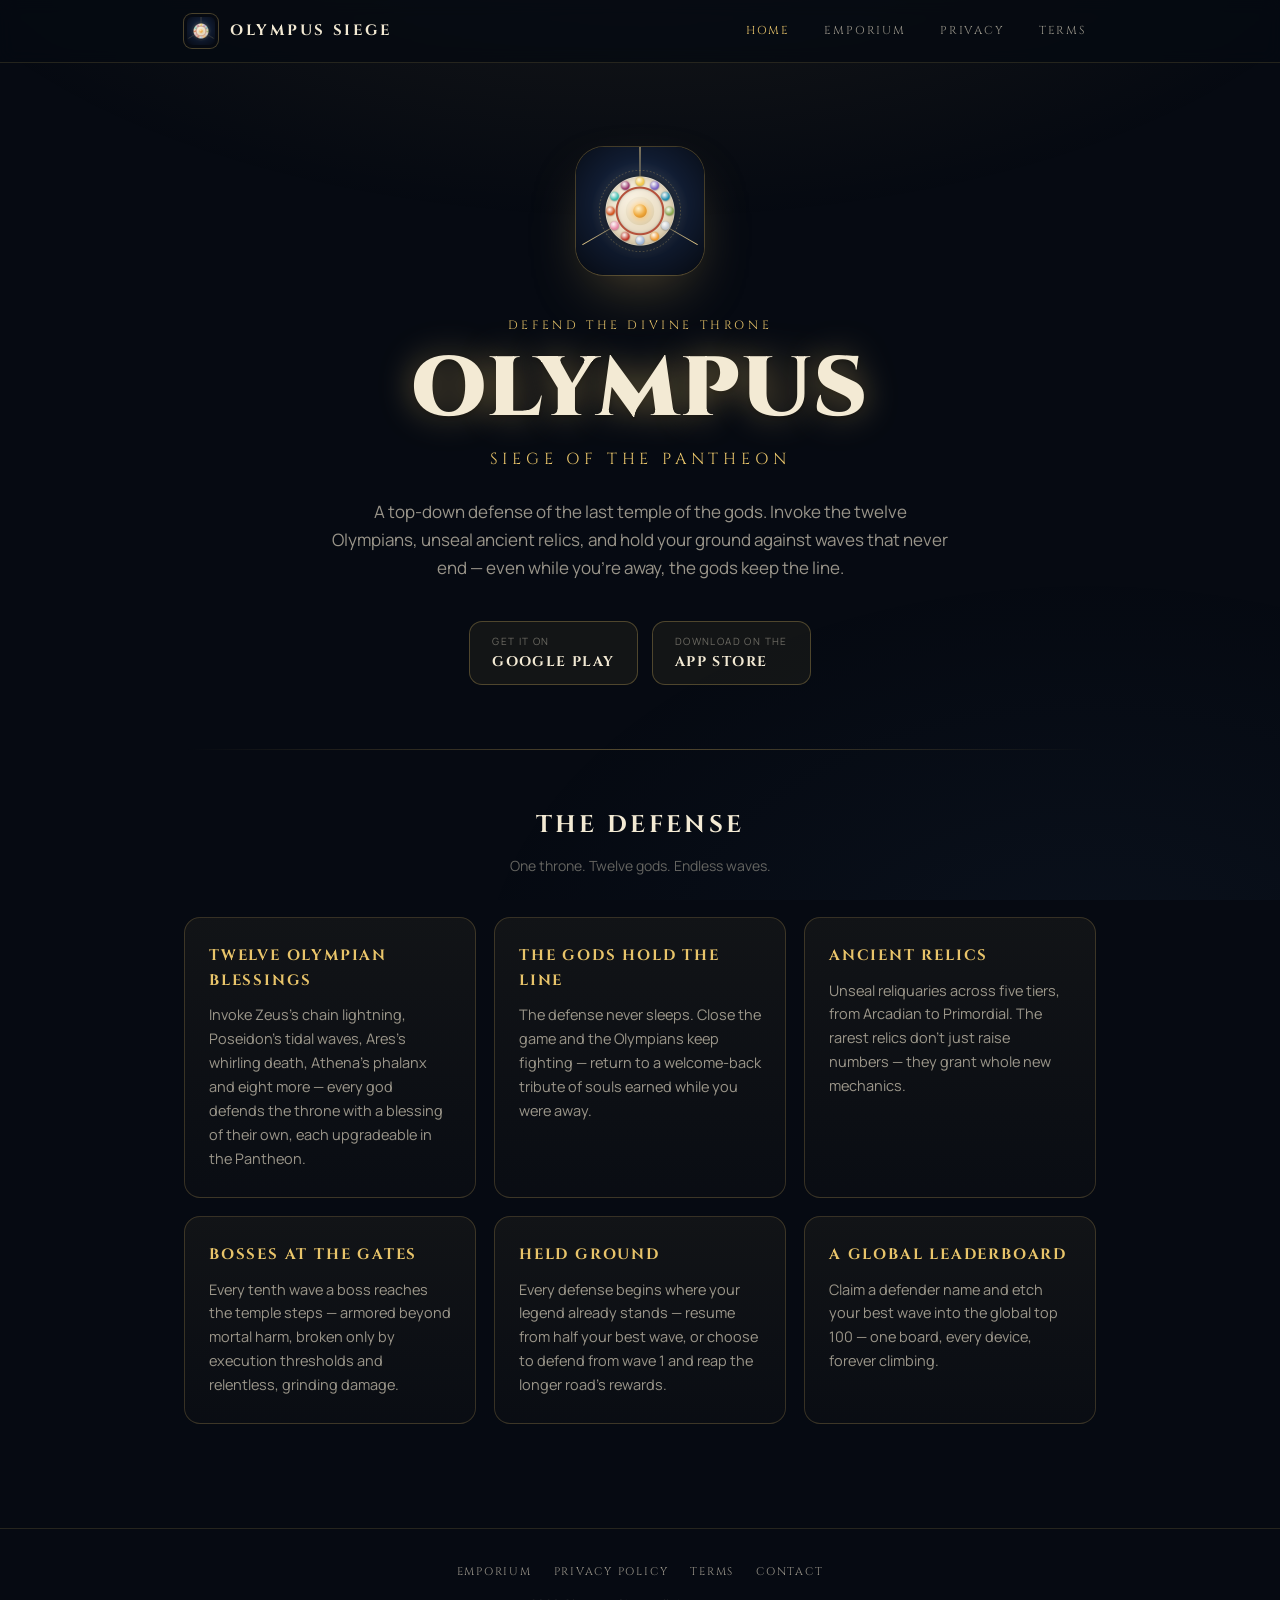
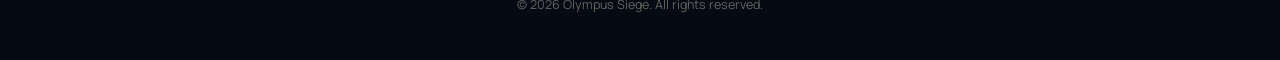
<file: index.html>
<!DOCTYPE html>
<html lang="en">
<head>
<meta charset="UTF-8">
<meta name="viewport" content="width=device-width, initial-scale=1">
<title>Olympus Siege — Defend the Divine Throne</title>
<meta name="description" content="Olympus Siege is a top-down tower-defense game: command the blessings of the twelve Olympians and hold the divine throne against endless waves.">
<link rel="icon" type="image/png" href="assets/icon-180.png?v=2">
<link rel="apple-touch-icon" href="assets/icon-180.png?v=2">
<link rel="preconnect" href="https://fonts.googleapis.com">
<link rel="preconnect" href="https://fonts.gstatic.com" crossorigin>
<link href="https://fonts.googleapis.com/css2?family=Cinzel:wght@500;600;700;900&family=Manrope:wght@400;500;600;700;800&display=swap" rel="stylesheet">
<link rel="stylesheet" href="styles.css?v=3">
</head>
<body>

<header>
  <div class="wrap nav">
    <a class="brand" href="index.html"><img src="assets/icon-512.png?v=2" alt=""><span>OLYMPUS SIEGE</span></a>
    <a class="link active" href="index.html">Home</a>
    <a class="link" href="shop.html">Emporium</a>
    <a class="link" href="privacy.html">Privacy</a>
    <a class="link" href="terms.html">Terms</a>
  </div>
</header>

<main class="wrap">

  <div class="hero">
    <img class="mark" src="assets/icon-512.png?v=2" alt="Olympus Siege app icon — a golden temple under siege">
    <div class="kicker">Defend the Divine Throne</div>
    <h1 class="title">OLYMPUS</h1>
    <div class="subtitle">SIEGE OF THE PANTHEON</div>
    <p class="lede">A top-down defense of the last temple of the gods. Invoke the twelve
    Olympians, unseal ancient relics, and hold your ground against waves that never end —
    even while you're away, the gods keep the line.</p>
    <div class="badges">
      <a class="badge" style="text-decoration:none;color:inherit" target="_blank" rel="noopener"
         href="https://play.google.com/store/apps/details?id=com.olympussiege.app&hl=en"><small>Get it on</small><b>GOOGLE PLAY</b></a>
      <a class="badge" style="text-decoration:none;color:inherit" target="_blank" rel="noopener"
         href="https://apps.apple.com/ba/app/olympus-siege-tower-defense/id6800301945"><small>Download on the</small><b>APP STORE</b></a>
    </div>
  </div>

  <div class="rule"></div>

  <section>
    <h2 class="heading">THE DEFENSE</h2>
    <p class="heading-sub">One throne. Twelve gods. Endless waves.</p>
    <div class="grid">
      <div class="card">
        <h3>TWELVE OLYMPIAN BLESSINGS</h3>
        <p>Invoke Zeus's chain lightning, Poseidon's tidal waves, Ares's whirling death,
        Athena's phalanx and eight more — every god defends the throne with a blessing of
        their own, each upgradeable in the Pantheon.</p>
      </div>
      <div class="card">
        <h3>THE GODS HOLD THE LINE</h3>
        <p>The defense never sleeps. Close the game and the Olympians keep fighting —
        return to a welcome-back tribute of souls earned while you were away.</p>
      </div>
      <div class="card">
        <h3>ANCIENT RELICS</h3>
        <p>Unseal reliquaries across five tiers, from Arcadian to Primordial. The rarest
        relics don't just raise numbers — they grant whole new mechanics.</p>
      </div>
      <div class="card">
        <h3>BOSSES AT THE GATES</h3>
        <p>Every tenth wave a boss reaches the temple steps — armored beyond mortal harm,
        broken only by execution thresholds and relentless, grinding damage.</p>
      </div>
      <div class="card">
        <h3>HELD GROUND</h3>
        <p>Every defense begins where your legend already stands — resume from half your
        best wave, or choose to defend from wave 1 and reap the longer road's rewards.</p>
      </div>
      <div class="card">
        <h3>A GLOBAL LEADERBOARD</h3>
        <p>Claim a defender name and etch your best wave into the global top 100 —
        one board, every device, forever climbing.</p>
      </div>
    </div>
  </section>

</main>

<footer>
  <div class="wrap">
    <div class="links">
      <a href="shop.html">Emporium</a>
      <a href="privacy.html">Privacy Policy</a>
      <a href="terms.html">Terms</a>
      <a href="mailto:olympussiege.dev@gmail.com">Contact</a>
    </div>
    <div class="fine">© 2026 Olympus Siege. All rights reserved.</div>
  </div>
</footer>

</body>
</html>
</file>
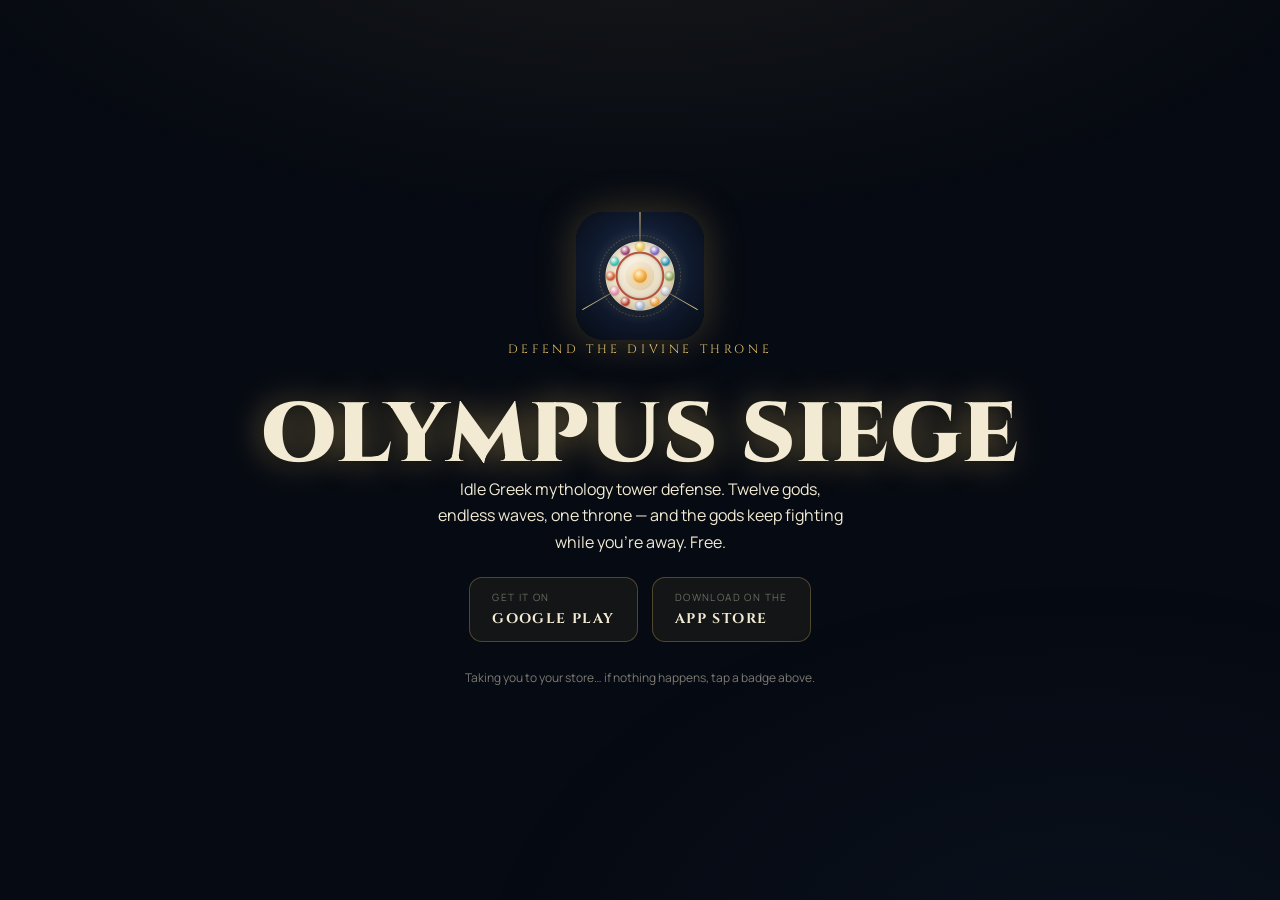
<file: get/index.html>
<!DOCTYPE html>
<html lang="en">
<head>
<meta charset="UTF-8">
<meta name="viewport" content="width=device-width, initial-scale=1">
<meta name="robots" content="noindex">
<title>Get Olympus Siege</title>
<meta name="description" content="Download Olympus Siege — idle Greek mythology tower defense — free on Google Play and the App Store.">
<link rel="icon" type="image/png" href="../assets/icon-180.png?v=2">
<link rel="apple-touch-icon" href="../assets/icon-180.png?v=2">
<script>
/* Ad landing page: forward straight to the right store. The ad's URL stays on this site
   (Meta's Traffic objective refuses store links), and this page does the routing.
   ?src=<tag> is carried into Play's install referrer (utm_source) so installs can be attributed. */
(function () {
  var q = new URLSearchParams(location.search);
  var src = (q.get('src') || 'site').replace(/[^a-z0-9_-]/gi, '').slice(0, 24) || 'site';
  var PLAY = 'https://play.google.com/store/apps/details?id=com.olympussiege.app&referrer=' +
             encodeURIComponent('utm_source=' + src + '&utm_medium=ad&utm_campaign=get');
  var IOS  = 'https://apps.apple.com/app/id6800301945';
  var ua = navigator.userAgent || '';
  var isIOS = /iPhone|iPad|iPod/i.test(ua) || (/Macintosh/i.test(ua) && navigator.maxTouchPoints > 1);
  var isAndroid = /Android/i.test(ua);
  window.__OS_LINKS = { PLAY: PLAY, IOS: IOS };
  if (isIOS) location.replace(IOS);
  else if (isAndroid) location.replace(PLAY);
})();
</script>
<link rel="preconnect" href="https://fonts.googleapis.com">
<link rel="preconnect" href="https://fonts.gstatic.com" crossorigin>
<link href="https://fonts.googleapis.com/css2?family=Cinzel:wght@600;700;900&family=Manrope:wght@500;700&display=swap" rel="stylesheet">
<link rel="stylesheet" href="../styles.css?v=3">
<style>
  html, body { background: #060a12; }
  .get { min-height: 100vh; display: flex; flex-direction: column; align-items: center; justify-content: center; text-align: center; padding: 32px 20px; }
  .get .mark { width: 128px; height: 128px; border-radius: 28px; box-shadow: 0 0 40px rgba(232,196,106,.25); }
  .get .title { margin-top: 22px; }
  .get .lede { max-width: 420px; }
  .get .badges { justify-content: center; margin-top: 22px; }
  .get .fine { margin-top: 26px; font-size: 12px; color: rgba(243,234,212,.5); }
</style>
</head>
<body>
<main class="get">
  <img class="mark" src="../assets/icon-512.png?v=2" alt="Olympus Siege">
  <div class="kicker">Defend the Divine Throne</div>
  <h1 class="title">OLYMPUS SIEGE</h1>
  <p class="lede">Idle Greek mythology tower defense. Twelve gods, endless waves, one throne — and the gods keep fighting while you're away. Free.</p>
  <div class="badges">
    <a class="badge" id="play" style="text-decoration:none;color:inherit" href="https://play.google.com/store/apps/details?id=com.olympussiege.app"><small>Get it on</small><b>GOOGLE PLAY</b></a>
    <a class="badge" id="ios"  style="text-decoration:none;color:inherit" href="https://apps.apple.com/app/id6800301945"><small>Download on the</small><b>APP STORE</b></a>
  </div>
  <div class="fine">Taking you to your store… if nothing happens, tap a badge above.</div>
</main>
<script>
  /* keep the visible badges in step with the routed links (carries the referrer tag) */
  try { document.getElementById('play').href = window.__OS_LINKS.PLAY; document.getElementById('ios').href = window.__OS_LINKS.IOS; } catch (e) {}
</script>
</body>
</html>
</file>
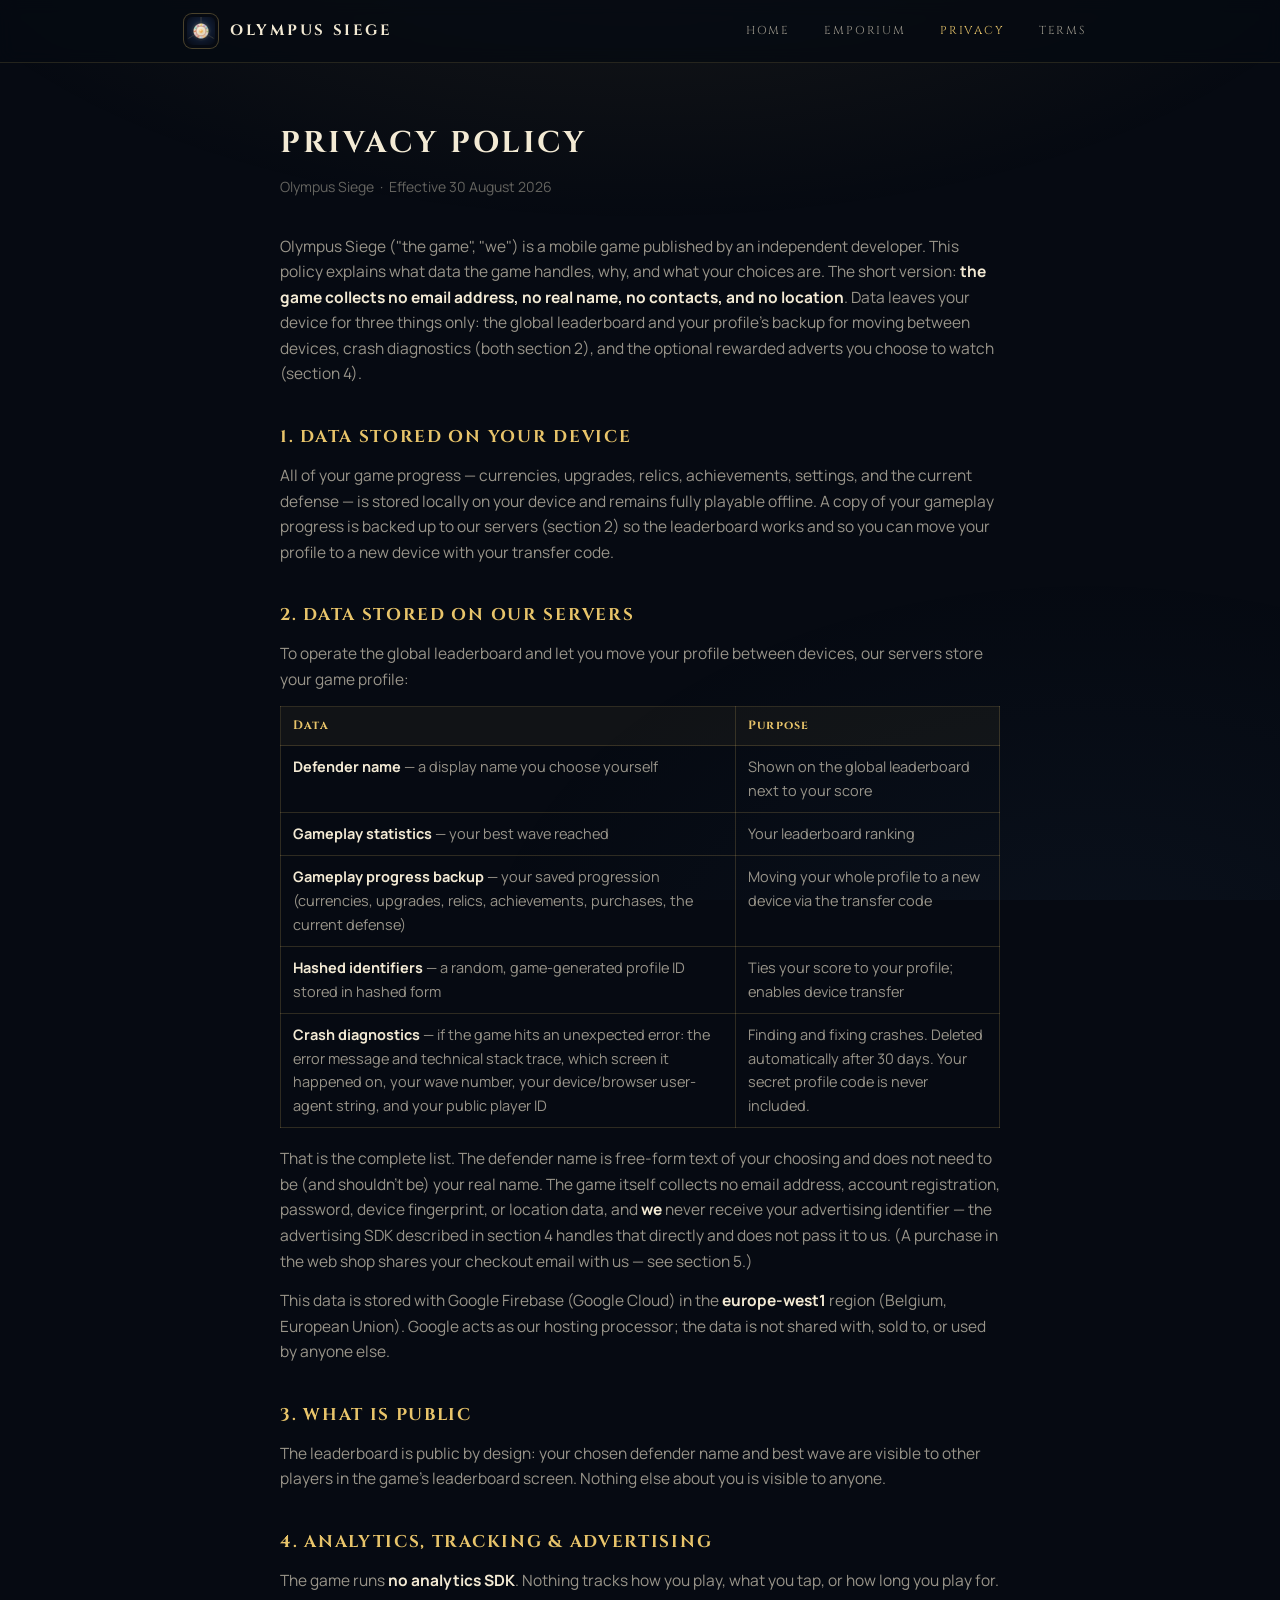
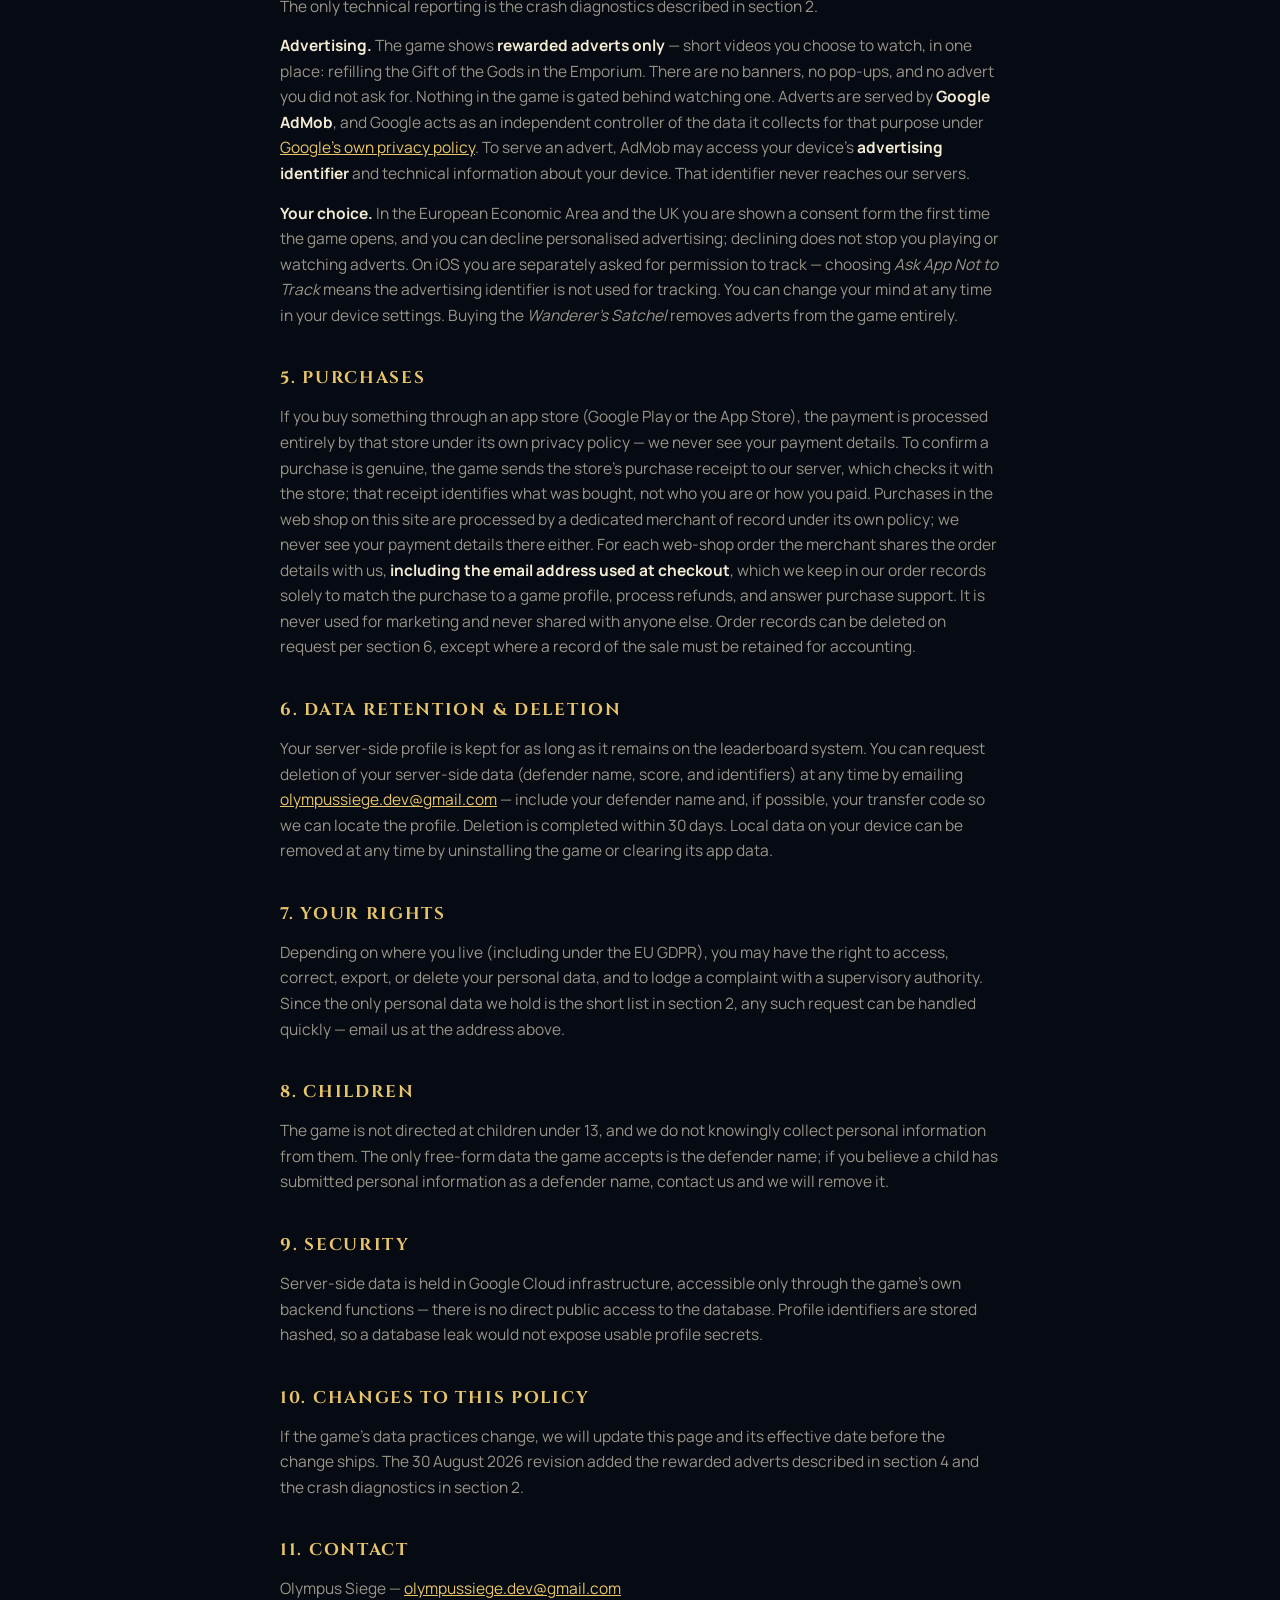
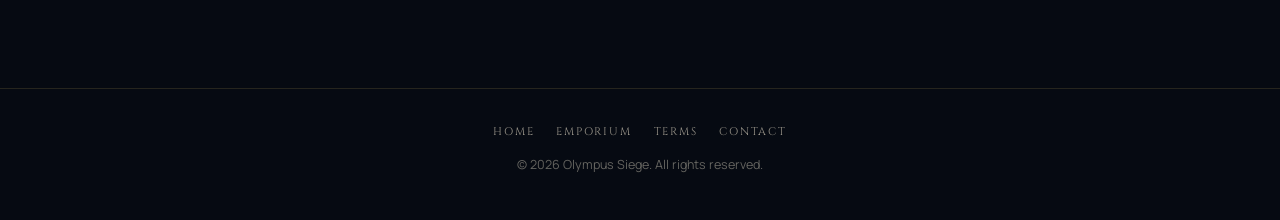
<file: privacy.html>
<!DOCTYPE html>
<html lang="en">
<head>
<meta charset="UTF-8">
<meta name="viewport" content="width=device-width, initial-scale=1">
<title>Privacy Policy — Olympus Siege</title>
<meta name="description" content="Privacy policy for the Olympus Siege mobile game.">
<link rel="icon" type="image/png" href="assets/icon-180.png?v=2">
<link rel="apple-touch-icon" href="assets/icon-180.png?v=2">
<link rel="preconnect" href="https://fonts.googleapis.com">
<link rel="preconnect" href="https://fonts.gstatic.com" crossorigin>
<link href="https://fonts.googleapis.com/css2?family=Cinzel:wght@500;600;700;900&family=Manrope:wght@400;500;600;700;800&display=swap" rel="stylesheet">
<link rel="stylesheet" href="styles.css?v=3">
</head>
<body>

<header>
  <div class="wrap nav">
    <a class="brand" href="index.html"><img src="assets/icon-512.png?v=2" alt=""><span>OLYMPUS SIEGE</span></a>
    <a class="link" href="index.html">Home</a>
    <a class="link" href="shop.html">Emporium</a>
    <a class="link active" href="privacy.html">Privacy</a>
    <a class="link" href="terms.html">Terms</a>
  </div>
</header>

<main class="wrap">
  <div class="prose">
    <h1>PRIVACY POLICY</h1>
    <p class="meta">Olympus Siege &nbsp;·&nbsp; Effective 30 August 2026</p>

    <p>Olympus Siege ("the game", "we") is a mobile game published by an independent
    developer. This policy explains what data the game handles, why, and what your
    choices are. The short version: <strong>the game collects no email address, no real
    name, no contacts, and no location</strong>. Data leaves your device for three things only:
    the global leaderboard and your profile's backup for moving between devices, crash
    diagnostics (both section 2), and the optional rewarded adverts you choose to watch
    (section 4).</p>

    <h2>1. DATA STORED ON YOUR DEVICE</h2>
    <p>All of your game progress — currencies, upgrades, relics, achievements, settings,
    and the current defense — is stored locally on your device and remains fully playable
    offline. A copy of your gameplay progress is backed up to our servers (section 2) so
    the leaderboard works and so you can move your profile to a new device with your
    transfer code.</p>

    <h2>2. DATA STORED ON OUR SERVERS</h2>
    <p>To operate the global leaderboard and let you move your profile between devices,
    our servers store your game profile:</p>
    <table>
      <tr><th>Data</th><th>Purpose</th></tr>
      <tr><td><strong>Defender name</strong> — a display name you choose yourself</td>
          <td>Shown on the global leaderboard next to your score</td></tr>
      <tr><td><strong>Gameplay statistics</strong> — your best wave reached</td>
          <td>Your leaderboard ranking</td></tr>
      <tr><td><strong>Gameplay progress backup</strong> — your saved progression
          (currencies, upgrades, relics, achievements, purchases, the current defense)</td>
          <td>Moving your whole profile to a new device via the transfer code</td></tr>
      <tr><td><strong>Hashed identifiers</strong> — a random, game-generated profile ID stored in hashed form</td>
          <td>Ties your score to your profile; enables device transfer</td></tr>
    <tr><td><strong>Crash diagnostics</strong> — if the game hits an unexpected error: the
    error message and technical stack trace, which screen it happened on, your wave number,
    your device/browser user-agent string, and your public player ID</td>
    <td>Finding and fixing crashes. Deleted automatically after 30 days. Your secret profile
    code is never included.</td></tr>
    </table>
    <p>That is the complete list. The defender name is free-form text of your choosing
    and does not need to be (and shouldn't be) your real name. The game itself collects
    no email address, account registration, password, device fingerprint, or location data,
    and <strong>we</strong> never receive your advertising identifier — the advertising SDK
    described in section 4 handles that directly and does not pass it to us. (A purchase in the web shop shares your checkout email with us —
    see section 5.)</p>
    <p>This data is stored with Google Firebase (Google Cloud) in the
    <strong>europe-west1</strong> region (Belgium, European Union). Google acts as our
    hosting processor; the data is not shared with, sold to, or used by anyone else.</p>

    <h2>3. WHAT IS PUBLIC</h2>
    <p>The leaderboard is public by design: your chosen defender name and best wave are
    visible to other players in the game's leaderboard screen. Nothing else about you is
    visible to anyone.</p>

    <h2>4. ANALYTICS, TRACKING &amp; ADVERTISING</h2>
    <p>The game runs <strong>no analytics SDK</strong>. Nothing tracks how you play, what you
    tap, or how long you play for. The only technical reporting is the crash diagnostics
    described in section 2.</p>

    <p><strong>Advertising.</strong> The game shows <strong>rewarded adverts only</strong> —
    short videos you choose to watch, in one place: refilling the Gift of the Gods in the
    Emporium. There are no banners, no pop-ups, and no advert you did not ask for. Nothing in
    the game is gated behind watching one. Adverts are served by
    <strong>Google AdMob</strong>, and Google acts as an independent controller of the data it
    collects for that purpose under
    <a href="https://policies.google.com/technologies/partner-sites">Google's own privacy
    policy</a>. To serve an advert, AdMob may access your device's
    <strong>advertising identifier</strong> and technical information about your device. That
    identifier never reaches our servers.</p>

    <p><strong>Your choice.</strong> In the European Economic Area and the UK you are shown a
    consent form the first time the game opens, and you can decline personalised advertising;
    declining does not stop you playing or watching adverts. On iOS you are separately asked
    for permission to track — choosing <em>Ask App Not to Track</em> means the advertising
    identifier is not used for tracking. You can change your mind at any time in your device
    settings. Buying the <em>Wanderer's Satchel</em> removes adverts from the game entirely.</p>

    <h2>5. PURCHASES</h2>
    <p>If you buy something through an app store (Google Play or the App Store), the
    payment is processed entirely by that store under its own privacy policy — we never
    see your payment details. To confirm a purchase is genuine, the game sends the store's
    purchase receipt to our server, which checks it with the store; that receipt identifies
    what was bought, not who you are or how you paid. Purchases in the web shop on this site are processed by a
    dedicated merchant of record under its own policy; we never see your payment details
    there either. For each web-shop order the merchant shares the order details with us,
    <strong>including the email address used at checkout</strong>, which we keep in our
    order records solely to match the purchase to a game profile, process refunds, and
    answer purchase support. It is never used for marketing and never shared with anyone
    else. Order records can be deleted on request per section 6, except where a record
    of the sale must be retained for accounting.</p>

    <h2>6. DATA RETENTION &amp; DELETION</h2>
    <p>Your server-side profile is kept for as long as it remains on the leaderboard
    system. You can request deletion of your server-side data (defender name, score, and
    identifiers) at any time by emailing
    <a href="mailto:olympussiege.dev@gmail.com">olympussiege.dev@gmail.com</a> — include
    your defender name and, if possible, your transfer code so we can locate the profile.
    Deletion is completed within 30 days. Local data on your device can be removed at any
    time by uninstalling the game or clearing its app data.</p>

    <h2>7. YOUR RIGHTS</h2>
    <p>Depending on where you live (including under the EU GDPR), you may have the right
    to access, correct, export, or delete your personal data, and to lodge a complaint
    with a supervisory authority. Since the only personal data we hold is the short list
    in section 2, any such request can be handled quickly — email us at the address
    above.</p>

    <h2>8. CHILDREN</h2>
    <p>The game is not directed at children under 13, and we do not knowingly collect
    personal information from them. The only free-form data the game accepts is the
    defender name; if you believe a child has submitted personal information as a
    defender name, contact us and we will remove it.</p>

    <h2>9. SECURITY</h2>
    <p>Server-side data is held in Google Cloud infrastructure, accessible only through
    the game's own backend functions — there is no direct public access to the database.
    Profile identifiers are stored hashed, so a database leak would not expose usable
    profile secrets.</p>

    <h2>10. CHANGES TO THIS POLICY</h2>
    <p>If the game's data practices change, we will update this page and its effective date
    before the change ships. The 30 August 2026 revision added the rewarded adverts described
    in section 4 and the crash diagnostics in section 2.</p>

    <h2>11. CONTACT</h2>
    <p>Olympus Siege — <a href="mailto:olympussiege.dev@gmail.com">olympussiege.dev@gmail.com</a></p>
  </div>
</main>

<footer>
  <div class="wrap">
    <div class="links">
      <a href="index.html">Home</a>
      <a href="shop.html">Emporium</a>
      <a href="terms.html">Terms</a>
      <a href="mailto:olympussiege.dev@gmail.com">Contact</a>
    </div>
    <div class="fine">© 2026 Olympus Siege. All rights reserved.</div>
  </div>
</footer>

</body>
</html>
</file>
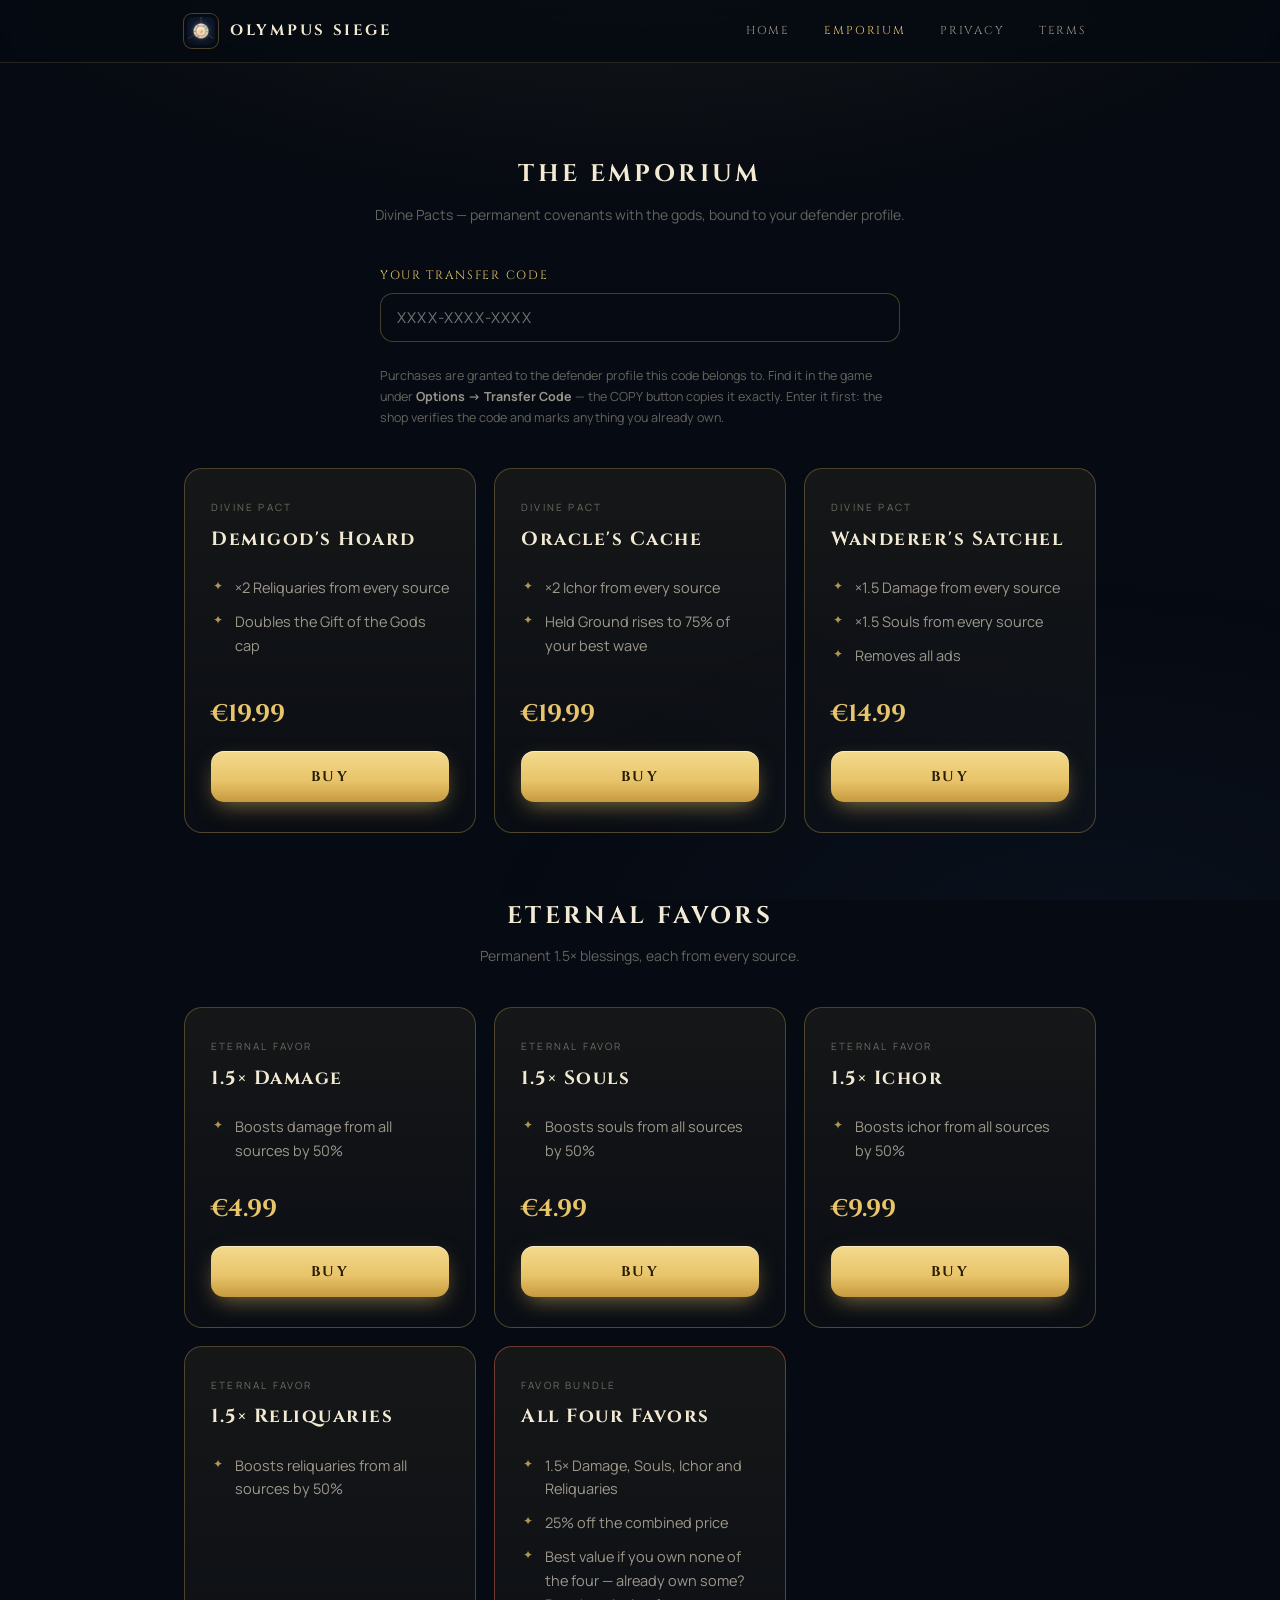
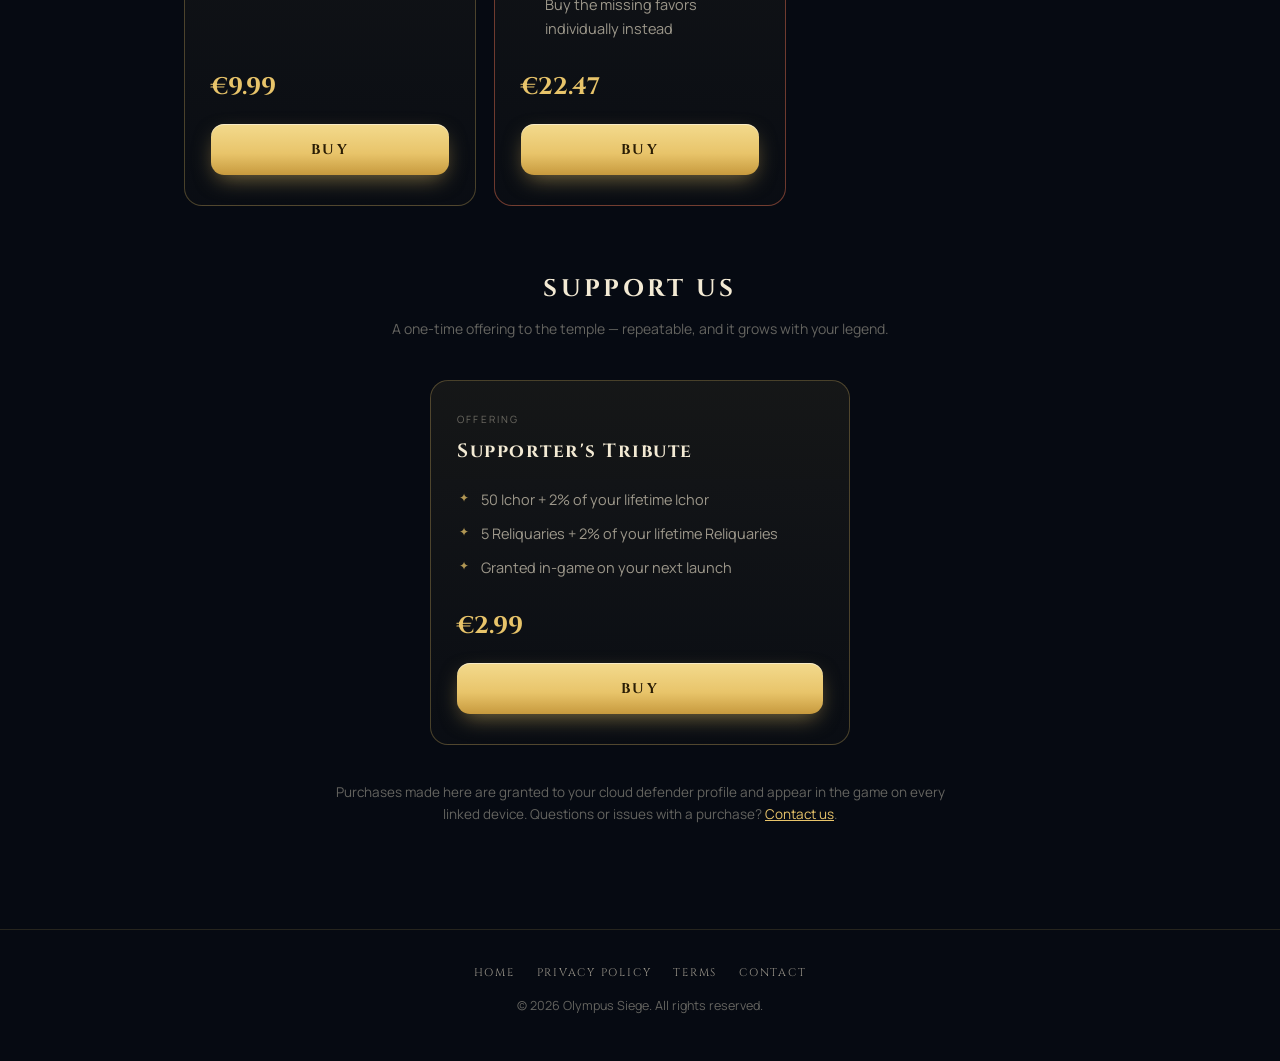
<file: shop.html>
<!DOCTYPE html>
<html lang="en">
<head>
<meta charset="UTF-8">
<meta name="viewport" content="width=device-width, initial-scale=1">
<title>Emporium — Olympus Siege</title>
<meta name="description" content="The Olympus Siege Emporium — Divine Pacts and offerings for defenders of the throne.">
<link rel="icon" type="image/png" href="assets/icon-180.png?v=2">
<link rel="apple-touch-icon" href="assets/icon-180.png?v=2">
<link rel="preconnect" href="https://fonts.googleapis.com">
<link rel="preconnect" href="https://fonts.gstatic.com" crossorigin>
<link href="https://fonts.googleapis.com/css2?family=Cinzel:wght@500;600;700;900&family=Manrope:wght@400;500;600;700;800&display=swap" rel="stylesheet">
<link rel="stylesheet" href="styles.css?v=3">
</head>
<body>

<header>
  <div class="wrap nav">
    <a class="brand" href="index.html"><img src="assets/icon-512.png?v=2" alt=""><span>OLYMPUS SIEGE</span></a>
    <a class="link" href="index.html">Home</a>
    <a class="link active" href="shop.html">Emporium</a>
    <a class="link" href="privacy.html">Privacy</a>
    <a class="link" href="terms.html">Terms</a>
  </div>
</header>

<main class="wrap">

  <section>
    <h2 class="heading" style="margin-top:36px;">THE EMPORIUM</h2>
    <p class="heading-sub">Divine Pacts — permanent covenants with the gods, bound to your defender profile.</p>

    <div style="max-width:520px; margin:0 auto 40px;">
      <label for="playerRef" style="display:block; font-family:'Cinzel',serif; font-size:12px; letter-spacing:.14em; color:var(--gold); margin-bottom:8px;">YOUR TRANSFER CODE</label>
      <input id="playerRef" type="text" maxlength="14" autocomplete="off" spellcheck="false" autocapitalize="characters"
             placeholder="XXXX-XXXX-XXXX"
             style="width:100%; padding:13px 16px; border:1px solid var(--line); border-radius:13px; background:rgba(8,12,20,.6); color:var(--marble); font-family:'Manrope',system-ui,sans-serif; font-size:15px; letter-spacing:.08em; outline:none; text-transform:uppercase;">
      <p id="refMsg" style="color:#c8694e; font-size:12.5px; margin-top:6px; min-height:16px;"></p>
      <p style="color:var(--faint); font-size:12.5px; margin-top:2px;">Purchases are granted to the defender profile this code belongs to. Find it in the game under <strong style="color:var(--dim);">Options → Transfer Code</strong> — the COPY button copies it exactly. Enter it first: the shop verifies the code and marks anything you already own.</p>
    </div>

    <div class="grid">
      <div class="pact">
        <div class="tier">Divine Pact</div>
        <h3>Demigod's Hoard</h3>
        <ul>
          <li>×2 Reliquaries from every source</li>
          <li>Doubles the Gift of the Gods cap</li>
        </ul>
        <div class="price">€19.99</div>
        <a class="btn disabled" data-pact="demigod" aria-disabled="true">COMING SOON</a>
      </div>

      <div class="pact">
        <div class="tier">Divine Pact</div>
        <h3>Oracle's Cache</h3>
        <ul>
          <li>×2 Ichor from every source</li>
          <li>Held Ground rises to 75% of your best wave</li>
        </ul>
        <div class="price">€19.99</div>
        <a class="btn disabled" data-pact="oracle" aria-disabled="true">COMING SOON</a>
      </div>

      <div class="pact">
        <div class="tier">Divine Pact</div>
        <h3>Wanderer's Satchel</h3>
        <ul>
          <li>×1.5 Damage from every source</li>
          <li>×1.5 Souls from every source</li>
          <li>Removes all ads</li>
        </ul>
        <div class="price">€14.99</div>
        <a class="btn disabled" data-pact="wanderer" aria-disabled="true">COMING SOON</a>
      </div>
    </div>

    <h2 class="heading" style="margin-top:64px;">ETERNAL FAVORS</h2>
    <p class="heading-sub">Permanent 1.5× blessings, each from every source.</p>

    <div class="grid">
      <div class="pact">
        <div class="tier">Eternal Favor</div>
        <h3>1.5× Damage</h3>
        <ul><li>Boosts damage from all sources by 50%</li></ul>
        <div class="price">€4.99</div>
        <a class="btn disabled" data-pact="dmg" aria-disabled="true">COMING SOON</a>
      </div>
      <div class="pact">
        <div class="tier">Eternal Favor</div>
        <h3>1.5× Souls</h3>
        <ul><li>Boosts souls from all sources by 50%</li></ul>
        <div class="price">€4.99</div>
        <a class="btn disabled" data-pact="soul" aria-disabled="true">COMING SOON</a>
      </div>
      <div class="pact">
        <div class="tier">Eternal Favor</div>
        <h3>1.5× Ichor</h3>
        <ul><li>Boosts ichor from all sources by 50%</li></ul>
        <div class="price">€9.99</div>
        <a class="btn disabled" data-pact="ichor" aria-disabled="true">COMING SOON</a>
      </div>
      <div class="pact">
        <div class="tier">Eternal Favor</div>
        <h3>1.5× Reliquaries</h3>
        <ul><li>Boosts reliquaries from all sources by 50%</li></ul>
        <div class="price">€9.99</div>
        <a class="btn disabled" data-pact="relic" aria-disabled="true">COMING SOON</a>
      </div>
      <div class="pact" style="border-color:rgba(210,103,74,.5);">
        <div class="tier">Favor Bundle</div>
        <h3>All Four Favors</h3>
        <ul>
          <li>1.5× Damage, Souls, Ichor and Reliquaries</li>
          <li>25% off the combined price</li>
          <li>Best value if you own none of the four — already own some? Buy the missing favors individually instead</li>
        </ul>
        <div class="price">€22.47</div>
        <a class="btn disabled" data-pact="bundle" aria-disabled="true">COMING SOON</a>
      </div>
    </div>

    <h2 class="heading" style="margin-top:64px;">SUPPORT US</h2>
    <p class="heading-sub">A one-time offering to the temple — repeatable, and it grows with your legend.</p>

    <div class="grid" style="max-width:420px; margin:0 auto;">
      <div class="pact">
        <div class="tier">Offering</div>
        <h3>Supporter's Tribute</h3>
        <ul>
          <li>50 Ichor + 2% of your lifetime Ichor</li>
          <li>5 Reliquaries + 2% of your lifetime Reliquaries</li>
          <li>Granted in-game on your next launch</li>
        </ul>
        <div class="price">€2.99</div>
        <a class="btn disabled" data-pact="tribute" aria-disabled="true">COMING SOON</a>
      </div>
    </div>

    <p style="max-width:640px; margin:36px auto 0; text-align:center; color:var(--faint); font-size:13.5px;">
      Purchases made here are granted to your cloud defender profile and appear in the game
      on every linked device. Questions or issues with a purchase?
      <a href="mailto:olympussiege.dev@gmail.com" style="color:var(--gold);">Contact us</a>.
    </p>
  </section>

</main>

<script>
// Lemon Squeezy checkout links — paste each product's "Buy now" URL here (LS dashboard →
// Products → Share). While a URL is empty its button stays COMING SOON. The buyer's defender
// name / transfer code rides along as checkout custom data (checkout[custom][player]) — the
// game's backend webhook uses it to grant the purchase.
var CHECKOUT = {
  // Divine Pacts — LIVE-MODE URLs (2026-09-03 go-live, GO-LIVE.md Part A)
  demigod: 'https://olympussiege.lemonsqueezy.com/checkout/buy/88591f3a-8455-457a-8ae8-3590b114c544',
  oracle:  'https://olympussiege.lemonsqueezy.com/checkout/buy/ca031310-2e83-423b-bd86-9c346f3aecc3',
  wanderer:'https://olympussiege.lemonsqueezy.com/checkout/buy/f8277f84-9850-4b18-b6ec-1741f65bb7fc',
  // Eternal Favors
  dmg:   'https://olympussiege.lemonsqueezy.com/checkout/buy/65bf935d-bc35-42c7-b0e5-46e99ed4fb26',
  soul:  'https://olympussiege.lemonsqueezy.com/checkout/buy/79b26f13-5eba-47d5-8ba9-97e68268c08a',
  ichor: 'https://olympussiege.lemonsqueezy.com/checkout/buy/ba409000-7097-4b14-9081-c9f67ad5d46a',
  relic: 'https://olympussiege.lemonsqueezy.com/checkout/buy/dd105ed7-ab7d-4793-b586-dba7903a1c5d',
  // All four favors
  bundle: 'https://olympussiege.lemonsqueezy.com/checkout/buy/86936fdb-0697-4027-9755-6c77f4bdb125',
  // Supporter's Tribute (repeatable)
  tribute: 'https://olympussiege.lemonsqueezy.com/checkout/buy/5d3ee279-14d5-4c37-8d77-639fc7aba673'
};

// Code-gated checkout (2026-08-11): the transfer code must VERIFY against the game's backend
// before any BUY works — the lookup returns what the profile already owns, owned products
// flip to OWNED (unclickable, no double-buying a permanent unlock), and an unknown/typo'd
// code can never reach checkout (no more unmatched orders). Supporter's Tribute is a
// consumable and never marks OWNED.
var OWNED_IN = { demigod: 'packs', oracle: 'packs', wanderer: 'packs', dmg: 'perks', soul: 'perks', ichor: 'perks', relic: 'perks' };
var API = 'https://europe-west1-olympus-siege.cloudfunctions.net';
var verified = null;   // { code, name, packs, perks } once the transfer code resolves
var checkT = null, checkSeq = 0;

function msg(text, color) {
  var el = document.getElementById('refMsg');
  el.textContent = text || '';
  el.style.color = color || '#c8694e';
}

function refreshButtons() {
  document.querySelectorAll('[data-pact]').forEach(function (btn) {
    var key = btn.getAttribute('data-pact');
    if (!CHECKOUT[key]) return;                      // stays COMING SOON
    var owned = false;
    if (verified) {
      if (key === 'bundle') owned = ['dmg', 'soul', 'ichor', 'relic'].every(function (k) { return verified.perks[k]; });
      else if (OWNED_IN[key]) owned = !!verified[OWNED_IN[key]][key];
    }
    btn.textContent = owned ? 'OWNED' : 'BUY';
    btn.classList.toggle('disabled', owned);
    if (owned) btn.setAttribute('aria-disabled', 'true'); else btn.removeAttribute('aria-disabled');
  });
}

function checkCode() {
  var raw = (document.getElementById('playerRef').value || '').toUpperCase().replace(/[^A-Z0-9]/g, '');
  verified = null;
  refreshButtons();
  if (raw.length !== 12) { msg(''); return; }
  var dashed = raw.slice(0, 4) + '-' + raw.slice(4, 8) + '-' + raw.slice(8, 12);
  var seq = ++checkSeq;
  msg('Consulting the oracle…', 'rgba(243,234,212,.55)');
  fetch(API + '/shopEntitlements', { method: 'POST', headers: { 'Content-Type': 'application/json' }, body: JSON.stringify({ code: dashed }) })
    .then(function (r) { return r.json().then(function (j) { return { ok: r.ok, j: j }; }); })
    .then(function (res) {
      if (seq !== checkSeq) return;                  // stale response — a newer edit superseded it
      if (res.ok && res.j) {
        verified = { code: dashed, name: res.j.name, packs: res.j.packs || {}, perks: res.j.perks || {} };
        msg('✓ Purchases will be granted to ' + (res.j.name || 'your defender') + '. Anything you already own is marked.', '#8a9a5b');
      } else if (res.j && (res.j.error === 'unknown code' || res.j.error === 'bad code')) {
        msg('Code not found — copy it from the game: Options → Transfer Code → COPY.');
      } else {
        msg('Could not verify the code right now — try again in a moment.');
      }
      refreshButtons();
    })
    .catch(function () { if (seq === checkSeq) { msg('Could not verify the code right now — try again in a moment.'); } });
}

document.querySelectorAll('[data-pact]').forEach(function (btn) {
  var url = CHECKOUT[btn.getAttribute('data-pact')];
  if (!url) return;                       // stays COMING SOON
  btn.classList.remove('disabled');
  btn.removeAttribute('aria-disabled');
  btn.textContent = 'BUY';
  btn.addEventListener('click', function () {
    if (btn.classList.contains('disabled')) return;   // OWNED
    if (!verified) {
      var input = document.getElementById('playerRef');
      input.focus();
      input.style.borderColor = '#c8694e';
      msg('Enter your transfer code first — the shop verifies it before checkout (in the game: Options → Transfer Code → COPY).');
      return;
    }
    var sep = url.indexOf('?') === -1 ? '?' : '&';
    window.location.href = url + sep + 'checkout[custom][player]=' + encodeURIComponent(verified.code);
  });
});

// AUTO-DASH + UPPERCASE (2026-08-21, user decision — mirrors the app's Link-a-Device field,
// Home.dc.html linkFmt): the field groups as you type — the '-' appears by itself after the
// 4th and 8th character (XXXX-XXXX-XXXX). Uppercases and strips everything non-alphanumeric,
// so pasting a spaced/dashed/lowercase code normalizes too. The caret is re-derived from how
// many code characters sat left of it, so mid-string edits don't jump to the end; on deletions
// the trailing dash is NOT re-appended (else backspace could never cross it) and the caret
// stays before a dash instead of hopping past.
function fmtCode(el, inputType) {
  var raw = el.value;
  var caret = raw.length;
  try { if (el.selectionStart != null) caret = el.selectionStart; } catch (err) {}
  var beforeN = raw.slice(0, caret).replace(/[^0-9a-zA-Z]/g, '').length;
  var clean = raw.replace(/[^0-9a-zA-Z]/g, '').toUpperCase().slice(0, 12);
  var deleting = !!(inputType && inputType.indexOf('delete') === 0);
  var out = clean.slice(0, 4);
  if (clean.length > 4 || (clean.length === 4 && !deleting)) out += '-';
  out += clean.slice(4, 8);
  if (clean.length > 8 || (clean.length === 8 && !deleting)) out += '-';
  out += clean.slice(8, 12);
  var pos = 0, seen = 0;
  while (pos < out.length && seen < beforeN) { if (out[pos] !== '-') seen++; pos++; }
  if (!deleting && out[pos] === '-') pos++;
  el.value = out;
  try { el.setSelectionRange(pos, pos); } catch (err) {}
}

document.getElementById('playerRef').addEventListener('input', function (e) {
  fmtCode(this, e && e.inputType);
  this.style.borderColor = '';
  clearTimeout(checkT);
  checkT = setTimeout(checkCode, 450);
});
</script>

<footer>
  <div class="wrap">
    <div class="links">
      <a href="index.html">Home</a>
      <a href="privacy.html">Privacy Policy</a>
      <a href="terms.html">Terms</a>
      <a href="mailto:olympussiege.dev@gmail.com">Contact</a>
    </div>
    <div class="fine">© 2026 Olympus Siege. All rights reserved.</div>
  </div>
</footer>

</body>
</html>
</file>
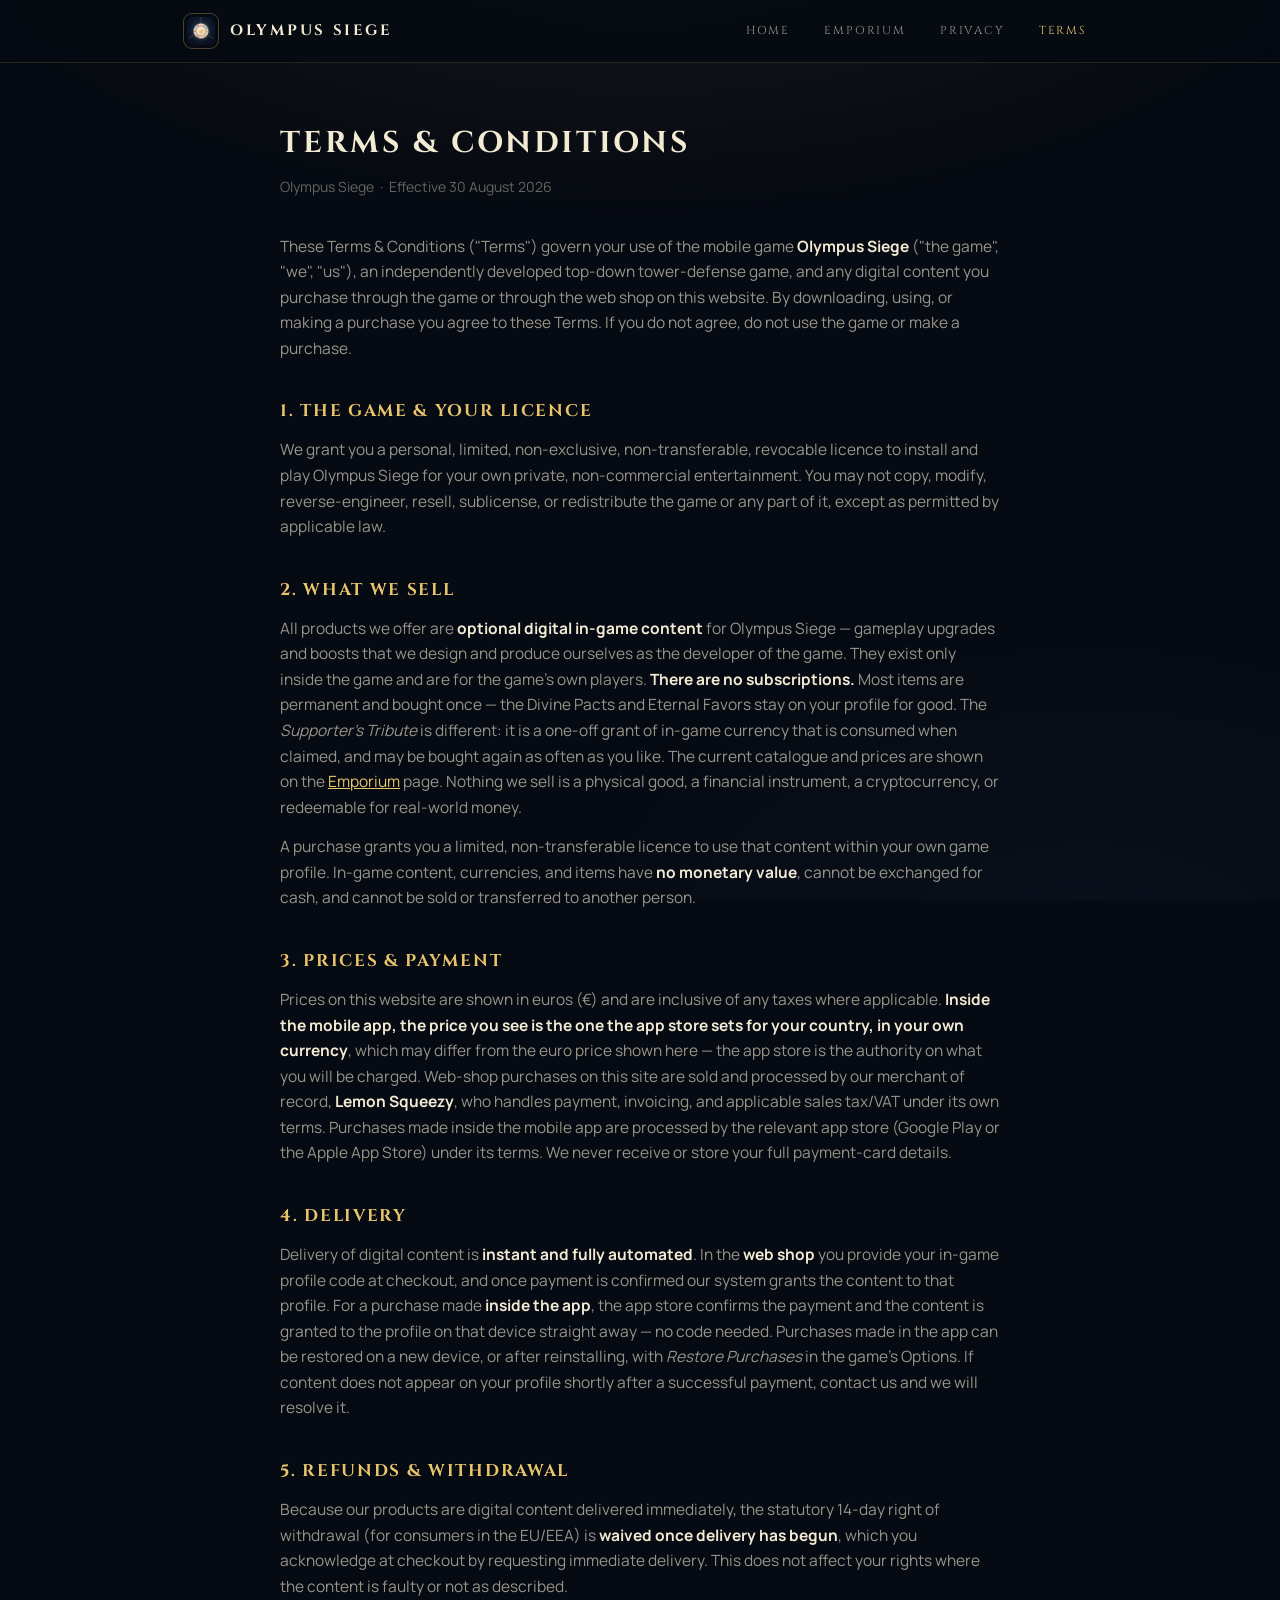
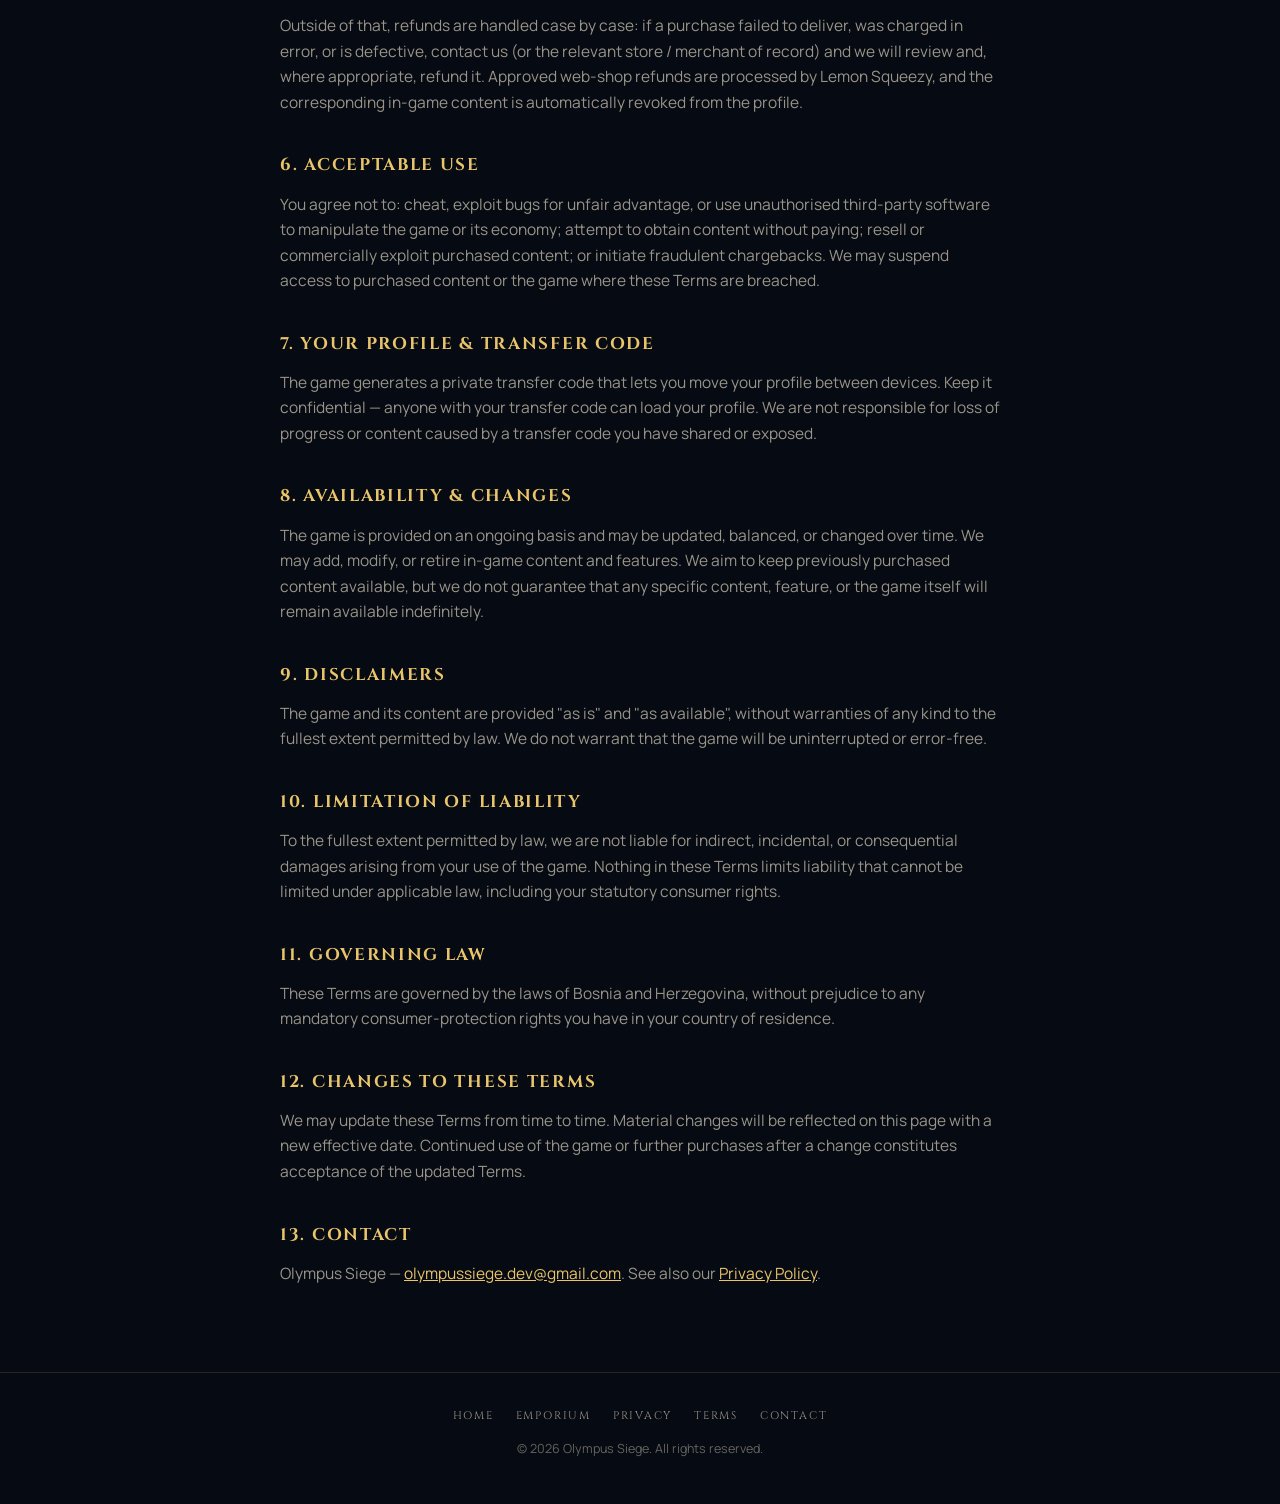
<file: terms.html>
<!DOCTYPE html>
<html lang="en">
<head>
<meta charset="UTF-8">
<meta name="viewport" content="width=device-width, initial-scale=1">
<title>Terms &amp; Conditions — Olympus Siege</title>
<meta name="description" content="Terms and conditions for Olympus Siege and its digital in-game purchases.">
<link rel="icon" type="image/png" href="assets/icon-180.png?v=2">
<link rel="apple-touch-icon" href="assets/icon-180.png?v=2">
<link rel="preconnect" href="https://fonts.googleapis.com">
<link rel="preconnect" href="https://fonts.gstatic.com" crossorigin>
<link href="https://fonts.googleapis.com/css2?family=Cinzel:wght@500;600;700;900&family=Manrope:wght@400;500;600;700;800&display=swap" rel="stylesheet">
<link rel="stylesheet" href="styles.css?v=3">
</head>
<body>

<header>
  <div class="wrap nav">
    <a class="brand" href="index.html"><img src="assets/icon-512.png?v=2" alt=""><span>OLYMPUS SIEGE</span></a>
    <a class="link" href="index.html">Home</a>
    <a class="link" href="shop.html">Emporium</a>
    <a class="link" href="privacy.html">Privacy</a>
    <a class="link active" href="terms.html">Terms</a>
  </div>
</header>

<main class="wrap">
  <div class="prose">
    <h1>TERMS &amp; CONDITIONS</h1>
    <p class="meta">Olympus Siege &nbsp;·&nbsp; Effective 30 August 2026</p>

    <p>These Terms &amp; Conditions ("Terms") govern your use of the mobile game
    <strong>Olympus Siege</strong> ("the game", "we", "us"), an independently developed
    top-down tower-defense game, and any digital content you purchase through the game or
    through the web shop on this website. By downloading, using, or making a purchase you
    agree to these Terms. If you do not agree, do not use the game or make a purchase.</p>

    <h2>1. THE GAME &amp; YOUR LICENCE</h2>
    <p>We grant you a personal, limited, non-exclusive, non-transferable, revocable licence
    to install and play Olympus Siege for your own private, non-commercial entertainment.
    You may not copy, modify, reverse-engineer, resell, sublicense, or redistribute the
    game or any part of it, except as permitted by applicable law.</p>

    <h2>2. WHAT WE SELL</h2>
    <p>All products we offer are <strong>optional digital in-game content</strong> for
    Olympus Siege — gameplay upgrades and boosts that we design and produce
    ourselves as the developer of the game. They exist only inside the game and are for the
    game's own players. <strong>There are no subscriptions.</strong> Most items are permanent
    and bought once — the Divine Pacts and Eternal Favors stay on your profile for good. The
    <em>Supporter's Tribute</em> is different: it is a one-off grant of in-game currency that is
    consumed when claimed, and may be bought again as often as you like. The current
    catalogue and prices are shown on the
    <a href="shop.html">Emporium</a> page. Nothing we sell is a physical good, a financial
    instrument, a cryptocurrency, or redeemable for real-world money.</p>
    <p>A purchase grants you a limited, non-transferable licence to use that content within
    your own game profile. In-game content, currencies, and items have <strong>no monetary
    value</strong>, cannot be exchanged for cash, and cannot be sold or transferred to
    another person.</p>

    <h2>3. PRICES &amp; PAYMENT</h2>
    <p>Prices on this website are shown in euros (€) and are inclusive of any taxes where
    applicable. <strong>Inside the mobile app, the price you see is the one the app store sets
    for your country, in your own currency</strong>, which may differ from the euro price shown
    here — the app store is the authority on what you will be charged.
    Web-shop purchases on this site are sold and processed by our merchant of record,
    <strong>Lemon Squeezy</strong>, who handles payment, invoicing, and applicable sales
    tax/VAT under its own terms. Purchases made inside the mobile app are processed by the
    relevant app store (Google Play or the Apple App Store) under its terms. We never
    receive or store your full payment-card details.</p>

    <h2>4. DELIVERY</h2>
    <p>Delivery of digital content is <strong>instant and fully automated</strong>. In the
    <strong>web shop</strong> you provide your in-game profile code at
    checkout, and once payment is confirmed our system grants the content to that profile. For
    a purchase made <strong>inside the app</strong>, the app store confirms the payment and the
    content is granted to the profile on that device straight away — no code needed. Purchases
    made in the app can be restored on a new device, or after reinstalling, with
    <em>Restore Purchases</em> in the game's Options. If content does not appear on your
    profile shortly after a successful
    payment, contact us and we will resolve it.</p>

    <h2>5. REFUNDS &amp; WITHDRAWAL</h2>
    <p>Because our products are digital content delivered immediately, the statutory
    14-day right of withdrawal (for consumers in the EU/EEA) is <strong>waived once
    delivery has begun</strong>, which you acknowledge at checkout by requesting immediate
    delivery. This does not affect your rights where the content is faulty or not as
    described.</p>
    <p>Outside of that, refunds are handled case by case: if a purchase failed to deliver,
    was charged in error, or is defective, contact us (or the relevant store / merchant of
    record) and we will review and, where appropriate, refund it. Approved web-shop refunds
    are processed by Lemon Squeezy, and the corresponding in-game content is automatically
    revoked from the profile.</p>

    <h2>6. ACCEPTABLE USE</h2>
    <p>You agree not to: cheat, exploit bugs for unfair advantage, or use unauthorised
    third-party software to manipulate the game or its economy; attempt to obtain content
    without paying; resell or commercially exploit purchased content; or initiate
    fraudulent chargebacks. We may suspend access to purchased content or the game where
    these Terms are breached.</p>

    <h2>7. YOUR PROFILE &amp; TRANSFER CODE</h2>
    <p>The game generates a private transfer code that lets you move your profile between
    devices. Keep it confidential — anyone with your transfer code can load your profile.
    We are not responsible for loss of progress or content caused by a transfer code you
    have shared or exposed.</p>

    <h2>8. AVAILABILITY &amp; CHANGES</h2>
    <p>The game is provided on an ongoing basis and may be updated, balanced, or changed
    over time. We may add, modify, or retire in-game content and features. We aim to keep
    previously purchased content available, but we do not guarantee that any specific
    content, feature, or the game itself will remain available indefinitely.</p>

    <h2>9. DISCLAIMERS</h2>
    <p>The game and its content are provided "as is" and "as available", without warranties
    of any kind to the fullest extent permitted by law. We do not warrant that the game
    will be uninterrupted or error-free.</p>

    <h2>10. LIMITATION OF LIABILITY</h2>
    <p>To the fullest extent permitted by law, we are not liable for indirect, incidental,
    or consequential damages arising from your use of the game. Nothing in these Terms
    limits liability that cannot be limited under applicable law, including your statutory
    consumer rights.</p>

    <h2>11. GOVERNING LAW</h2>
    <p>These Terms are governed by the laws of Bosnia and Herzegovina, without prejudice to
    any mandatory consumer-protection rights you have in your country of residence.</p>

    <h2>12. CHANGES TO THESE TERMS</h2>
    <p>We may update these Terms from time to time. Material changes will be reflected on
    this page with a new effective date. Continued use of the game or further purchases
    after a change constitutes acceptance of the updated Terms.</p>

    <h2>13. CONTACT</h2>
    <p>Olympus Siege — <a href="mailto:olympussiege.dev@gmail.com">olympussiege.dev@gmail.com</a>.
    See also our <a href="privacy.html">Privacy Policy</a>.</p>
  </div>
</main>

<footer>
  <div class="wrap">
    <div class="links">
      <a href="index.html">Home</a>
      <a href="shop.html">Emporium</a>
      <a href="privacy.html">Privacy</a>
      <a href="terms.html">Terms</a>
      <a href="mailto:olympussiege.dev@gmail.com">Contact</a>
    </div>
    <div class="fine">© 2026 Olympus Siege. All rights reserved.</div>
  </div>
</footer>

</body>
</html>
</file>
<file: styles.css>
:root {
  --ink: #060a12;
  --ink-2: #0a101c;
  --panel: rgba(232, 196, 106, .06);
  --line: rgba(232, 196, 106, .28);
  --gold: #e8c46a;
  --gold-soft: rgba(232, 196, 106, .75);
  --marble: #f3ead4;
  --dim: rgba(243, 234, 212, .62);
  --faint: rgba(243, 234, 212, .4);
}

* { margin: 0; padding: 0; box-sizing: border-box; }

html { scroll-behavior: smooth; }

body {
  background: var(--ink);
  color: var(--marble);
  font-family: 'Manrope', system-ui, sans-serif;
  font-size: 16px;
  line-height: 1.65;
  -webkit-font-smoothing: antialiased;
}

body::before {
  content: '';
  position: fixed;
  inset: 0;
  background:
    radial-gradient(1100px 520px at 50% -140px, rgba(232, 196, 106, .09), transparent 70%),
    radial-gradient(900px 600px at 85% 110%, rgba(106, 166, 232, .05), transparent 70%);
  pointer-events: none;
  z-index: 0;
}

.wrap {
  position: relative;
  z-index: 1;
  max-width: 960px;
  margin: 0 auto;
  padding: 0 24px;
}

/* ---------- header ---------- */
header {
  border-bottom: 1px solid rgba(232, 196, 106, .14);
  background: rgba(6, 10, 18, .82);
  backdrop-filter: blur(8px);
  position: sticky;
  top: 0;
  z-index: 10;
}

.nav {
  display: flex;
  align-items: center;
  gap: 14px;
  height: 62px;
}

.nav .brand {
  display: flex;
  align-items: center;
  gap: 12px;
  text-decoration: none;
  color: var(--marble);
  margin-right: auto;
}

.nav .brand img {
  width: 34px;
  height: 34px;
  border-radius: 8px;
  box-shadow: 0 0 0 1px rgba(232, 196, 106, .3);
  /* The icon art is near-full-bleed (the dashed ring sits ~1px from the asset's top edge),
     so at nav size the ring's top arc read as cut off (user-reported on iPhone). Inset the
     art on a background matching the icon's own navy (= --ink, so it blends seamlessly). */
  padding: 3px;
  background: var(--ink);
}

.nav .brand span {
  font-family: 'Cinzel', serif;
  font-weight: 700;
  font-size: 15px;
  letter-spacing: .18em;
}

.nav a.link {
  font-family: 'Cinzel', serif;
  font-size: 11.5px;
  letter-spacing: .16em;
  text-transform: uppercase;
  color: var(--dim);
  text-decoration: none;
  padding: 8px 10px;
  border-radius: 8px;
  transition: color .15s;
}

.nav a.link:hover { color: var(--gold); }
.nav a.link.active { color: var(--gold); }

/* ---------- hero ---------- */
.hero {
  text-align: center;
  padding: 84px 0 64px;
}

.hero img.mark {
  width: 128px;
  height: 128px;
  border-radius: 28px;
  box-shadow: 0 24px 60px -18px rgba(232, 196, 106, .35), 0 0 0 1px rgba(232, 196, 106, .25);
  margin-bottom: 34px;
}

.kicker {
  font-family: 'Cinzel', serif;
  font-size: 12px;
  letter-spacing: .3em;
  text-transform: uppercase;
  color: var(--gold);
  margin-bottom: 14px;
}

h1.title {
  font-family: 'Cinzel', serif;
  font-weight: 900;
  font-size: clamp(46px, 9vw, 84px);
  line-height: .95;
  letter-spacing: .02em;
  text-shadow: 0 0 34px rgba(232, 196, 106, .45), 0 2px 4px rgba(0, 0, 0, .5);
}

.subtitle {
  font-family: 'Cinzel', serif;
  font-size: clamp(12px, 2.4vw, 16px);
  letter-spacing: .3em;
  color: var(--gold);
  margin-top: 16px;
}

.hero p.lede {
  max-width: 620px;
  margin: 26px auto 0;
  color: var(--dim);
  font-size: 17px;
}

.badges {
  display: flex;
  gap: 14px;
  justify-content: center;
  flex-wrap: wrap;
  margin-top: 38px;
}

.badge {
  display: inline-flex;
  flex-direction: column;
  align-items: flex-start;
  gap: 1px;
  padding: 11px 22px;
  border: 1px solid var(--line);
  border-radius: 13px;
  background: var(--panel);
  text-decoration: none;
  color: var(--marble);
}

.badge small {
  font-size: 10px;
  letter-spacing: .14em;
  text-transform: uppercase;
  color: var(--faint);
}

.badge b {
  font-family: 'Cinzel', serif;
  font-size: 14px;
  letter-spacing: .1em;
}

/* ---------- sections ---------- */
section { padding: 56px 0; }

.rule {
  height: 1px;
  background: linear-gradient(90deg, transparent, rgba(232, 196, 106, .35), transparent);
}

h2.heading {
  font-family: 'Cinzel', serif;
  font-weight: 700;
  font-size: 24px;
  letter-spacing: .14em;
  text-align: center;
  color: var(--marble);
  margin-bottom: 8px;
}

.heading-sub {
  text-align: center;
  color: var(--faint);
  font-size: 14px;
  margin-bottom: 40px;
}

.grid {
  display: grid;
  grid-template-columns: repeat(auto-fit, minmax(260px, 1fr));
  gap: 18px;
}

.card {
  border: 1px solid rgba(232, 196, 106, .2);
  border-radius: 16px;
  background: linear-gradient(180deg, rgba(232, 196, 106, .055), rgba(232, 196, 106, .02));
  padding: 26px 24px;
}

.card h3 {
  font-family: 'Cinzel', serif;
  font-size: 15px;
  font-weight: 700;
  letter-spacing: .12em;
  color: var(--gold);
  margin-bottom: 10px;
}

.card p {
  color: var(--dim);
  font-size: 14.5px;
}

/* ---------- shop ---------- */
.pact {
  display: flex;
  flex-direction: column;
  border: 1px solid rgba(232, 196, 106, .28);
  border-radius: 18px;
  background: linear-gradient(180deg, rgba(232, 196, 106, .07), rgba(232, 196, 106, .02));
  padding: 30px 26px;
}

.pact .tier {
  font-size: 10px;
  letter-spacing: .22em;
  text-transform: uppercase;
  color: var(--faint);
  margin-bottom: 8px;
}

.pact h3 {
  font-family: 'Cinzel', serif;
  font-size: 19px;
  font-weight: 700;
  letter-spacing: .08em;
  color: var(--marble);
  margin-bottom: 16px;
}

.pact ul {
  list-style: none;
  margin-bottom: 22px;
  flex: 1;
}

.pact ul li {
  color: var(--dim);
  font-size: 14.5px;
  padding: 5px 0 5px 24px;
  position: relative;
}

.pact ul li::before {
  content: '✦';
  position: absolute;
  left: 2px;
  color: var(--gold-soft);
  font-size: 12px;
}

.pact .price {
  font-family: 'Cinzel', serif;
  font-weight: 700;
  font-size: 24px;
  color: var(--gold);
  margin-bottom: 16px;
}

.btn {
  display: block;
  width: 100%;
  text-align: center;
  padding: 14px 0;
  border: none;
  border-radius: 13px;
  font-family: 'Cinzel', serif;
  font-weight: 700;
  font-size: 14px;
  letter-spacing: .16em;
  text-decoration: none;
  cursor: pointer;
  background: linear-gradient(180deg, #f3da8d, var(--gold) 58%, #c79a3e);
  color: #2a1d05;
  box-shadow: 0 8px 22px -6px rgba(232, 196, 106, .55), inset 0 1px 0 rgba(255, 255, 255, .5);
}

.btn[disabled], .btn.disabled {
  background: rgba(232, 196, 106, .12);
  color: var(--faint);
  box-shadow: none;
  cursor: default;
  border: 1px solid rgba(232, 196, 106, .2);
}

.notice {
  max-width: 640px;
  margin: 0 auto 40px;
  padding: 14px 22px;
  border: 1px solid rgba(232, 196, 106, .3);
  border-radius: 13px;
  background: rgba(232, 196, 106, .06);
  text-align: center;
  font-family: 'Cinzel', serif;
  font-size: 12px;
  letter-spacing: .14em;
  color: var(--gold);
}

/* ---------- prose (privacy) ---------- */
.prose { max-width: 720px; margin: 0 auto; padding: 56px 0 24px; }

.prose h1 {
  font-family: 'Cinzel', serif;
  font-weight: 700;
  font-size: 30px;
  letter-spacing: .1em;
  margin-bottom: 6px;
}

.prose .meta { color: var(--faint); font-size: 14px; margin-bottom: 36px; }

.prose h2 {
  font-family: 'Cinzel', serif;
  font-size: 17px;
  font-weight: 700;
  letter-spacing: .1em;
  color: var(--gold);
  margin: 36px 0 12px;
}

.prose p, .prose li { color: var(--dim); font-size: 15.5px; }
.prose p { margin-bottom: 14px; }
.prose ul { margin: 0 0 14px 22px; }
.prose li { margin-bottom: 7px; }
.prose strong { color: var(--marble); }
.prose a { color: var(--gold); }

.prose table {
  width: 100%;
  border-collapse: collapse;
  margin: 6px 0 18px;
  font-size: 14.5px;
}

.prose th, .prose td {
  text-align: left;
  padding: 9px 12px;
  border: 1px solid rgba(232, 196, 106, .18);
  color: var(--dim);
  vertical-align: top;
}

.prose th {
  color: var(--gold);
  font-family: 'Cinzel', serif;
  font-size: 12px;
  letter-spacing: .1em;
  background: rgba(232, 196, 106, .05);
}

/* ---------- footer ---------- */
footer {
  border-top: 1px solid rgba(232, 196, 106, .14);
  margin-top: 48px;
  padding: 34px 0 44px;
  text-align: center;
}

footer .links {
  display: flex;
  gap: 22px;
  justify-content: center;
  flex-wrap: wrap;
  margin-bottom: 14px;
}

footer a {
  font-family: 'Cinzel', serif;
  font-size: 11px;
  letter-spacing: .16em;
  text-transform: uppercase;
  color: var(--dim);
  text-decoration: none;
}

footer a:hover { color: var(--gold); }

footer .fine { color: var(--faint); font-size: 12.5px; }

/* ---------- responsive (2026-08-21 — the sheet had NO media queries; the 5-item nav
   needed 536px and forced a horizontal scroll on phones, which iOS renders as the whole
   page zoomed/shifted. Tablet (≥768px) already laid out fine and is left untouched.) */
@media (max-width: 700px) {

  /* Header: two stacked rows — brand centered on its own line, links wrapped under it.
     The sticky header grows a little; everything stays tappable (≥40px hit areas). */
  .nav {
    flex-wrap: wrap;
    height: auto;
    /* Generous top clearance (user feedback 2026-08-21: the brand icon sat flush against the
       header's top edge on device) + notch/status-bar safe-area for standalone contexts. */
    padding: calc(18px + env(safe-area-inset-top, 0px)) 0 10px;
    gap: 2px 4px;
    justify-content: center;
  }
  .nav .brand { width: 100%; justify-content: center; margin-right: 0; margin-bottom: 6px; }
  .nav .brand img { width: 30px; height: 30px; }
  .nav .brand span { font-size: 14px; }
  .nav a.link { font-size: 11px; letter-spacing: .12em; padding: 8px 9px; }

  /* Breathing room scaled to the small screen */
  .wrap { padding: 0 18px; }
  .hero { padding: 52px 0 44px; }
  .hero img.mark { width: 96px; height: 96px; border-radius: 22px; margin-bottom: 26px; }
  .hero p.lede { font-size: 15.5px; }
  section { padding: 40px 0; }
  h2.heading { font-size: 20px; }
  .heading-sub { margin-bottom: 28px; }
  .card { padding: 22px 18px; }
  .pact { padding: 24px 20px; }
  .notice { padding: 12px 16px; font-size: 11px; }

  /* Prose pages (privacy/terms): tighter headings; wide tables scroll WITHIN themselves
     instead of dragging the whole page sideways. */
  .prose { padding: 40px 0 16px; }
  .prose h1 { font-size: 24px; }
  .prose table {
    display: block;
    overflow-x: auto;
    -webkit-overflow-scrolling: touch;
  }
}

/* Very narrow phones (SE/mini class): keep the nav links on one wrapped line comfortably. */
@media (max-width: 360px) {
  .nav a.link { font-size: 10px; letter-spacing: .1em; padding: 8px 6px; }
  h1.title { font-size: 42px; }
}
</file>
